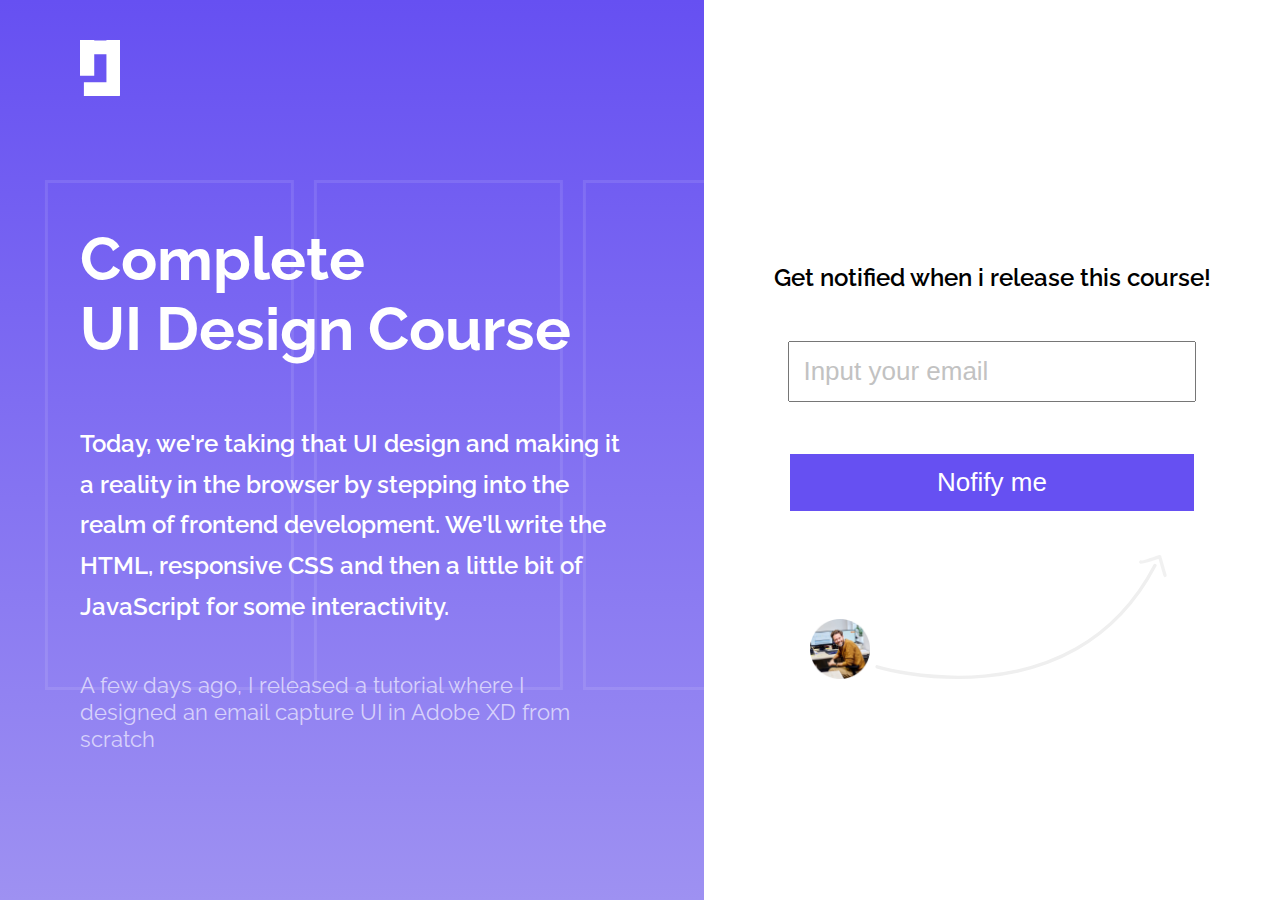
<file: form UI/index.html>
<!DOCTYPE html>
<html lang="vi">
  <head>
    <meta charset="utf-8">
    <meta http-equiv="X-UA-Compatible" content="IE=edge">
    <meta name="viewport" content="width=device-width, initial-scale=1, maximum-scale=1, user-scalable=no">
    <title>document</title>
    <link rel="stylesheet" href="css/style.css">
    
    
    
    
  </head>
  <body>
    <div class="pro-container">
      <div class="proto"></div>
      <div class="proto"></div>
      <div class="proto"></div>
      <div class="proto"></div>


    </div>
    

   
    <div class="container">
      <div class="inner">
        <div class="left">
         
          <div class="logo">
            <img src="images/Union 1.svg" alt="logo union">
          </div>
          <div class="content">
            <h1><span>Complete</span> UI Design Course</h1>
            <p class="description">Today, we're taking that UI design and making it a reality in the browser by stepping into the realm of frontend development. We'll write the HTML, responsive CSS and then a little bit of JavaScript for some interactivity.</p>
            <p class="secondText">A few days ago, I released a tutorial where I designed an email capture UI in Adobe XD from scratch </p>
            
          </div>
        </div>
        <div class="right">
          <p>Get notified when i release this course!</p>
          <input type="text" name="email" id="email" placeholder="Input your email">
          <button>Nofify me</button>
          <div class="attention">
          <img src="images/hero_sergiusz.png" alt="imges of man" class="me">
          <img src="images/Group 2.svg" alt="images arrow" class="arrow">
          </div>
        </div>
      </div>
    </div>
  <!--   <div class="text">
    <div class="bbb">Lorem ipsum dolor sit amet, consectetur adipiscing elit. Nunc malesuada </div>
<div class="aaa"></div>
    </div>
      <div class="text">
    <div class="bbb">Lorem ipsum dolor sit amet, consectetur Lorem ipsum dolor sit amet, consectetur adipiscing elit. Nunc malesuada Lorem ipsum dolor sit amet, consectetur adipiscing elit. Nunc malesuada adipiscing elit. Nunc malesuada </div>
<div class="aaa"></div> -->
    </div>

    <script>
      let left=document.querySelector('.left');
      let content=document.querySelector('.content');
      let protos= document.querySelectorAll('.proto');


left.addEventListener("mousemove", (event)=> {
   let move=(event.clientX * 0.05) + 4;
  let move2=(event.clientX * 0.003);
   content.style.transform= 'translateX(-'+move2+'%)';
   protos.forEach((proto)=>{
    proto.style.transform= 'translateX('+move+'%)';
   })
  
});





    </script>
  </body>

  </html>
</file>
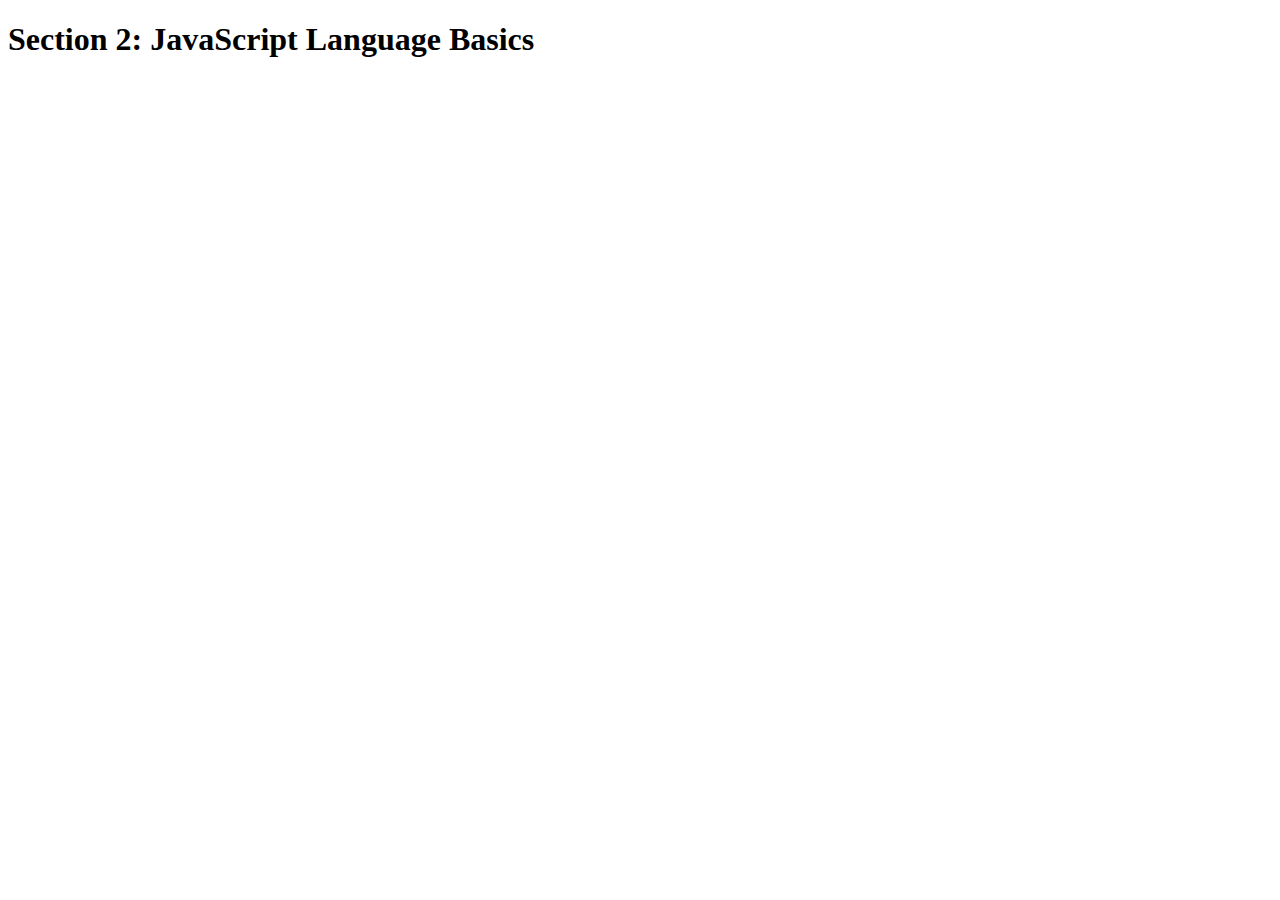
<file: 2-JS-basics/final/index.html>
<!DOCTYPE html>
<html lang="en">
    <head>
        <meta charset="UTF-8">
        <title>Section 2: JavaScript Language Basics</title>
    </head>

    <body>
        <h1>Section 2: JavaScript Language Basics</h1>
    </body>
    
    <script src="script.js"></script>
</html>
</file>
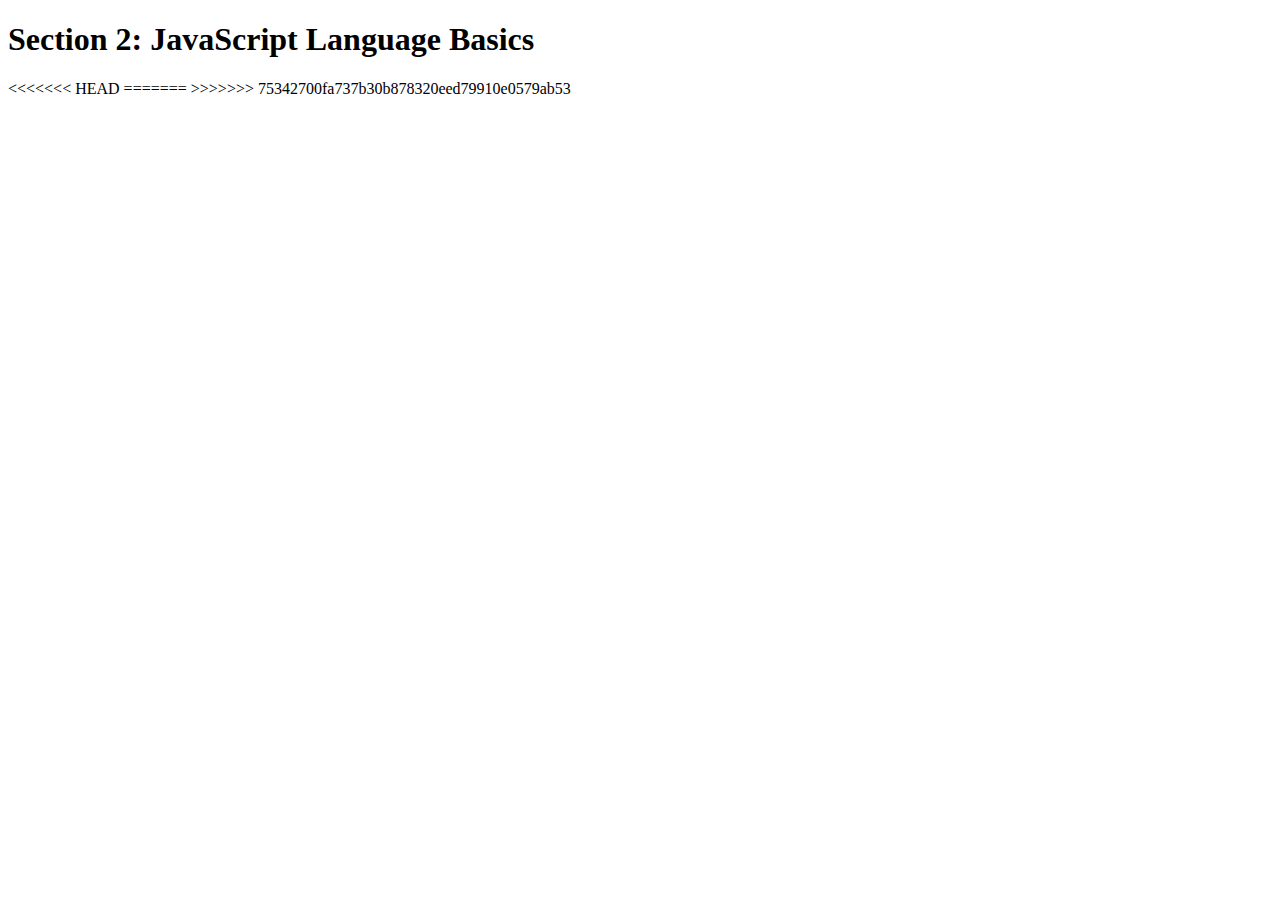
<file: 2-JS-basics/starter/index.html>
<!DOCTYPE html>
<html lang="en">
    <head>
        <meta charset="UTF-8">
        <title>Section 2: JavaScript Language Basics</title>
    </head>

    <body>
        <h1>Section 2: JavaScript Language Basics</h1>
    </body>
<<<<<<< HEAD

    <script src="javacript.js"></script>
=======
    <script src="script.js"></script>
>>>>>>> 75342700fa737b30b878320eed79910e0579ab53
</html>
</file>
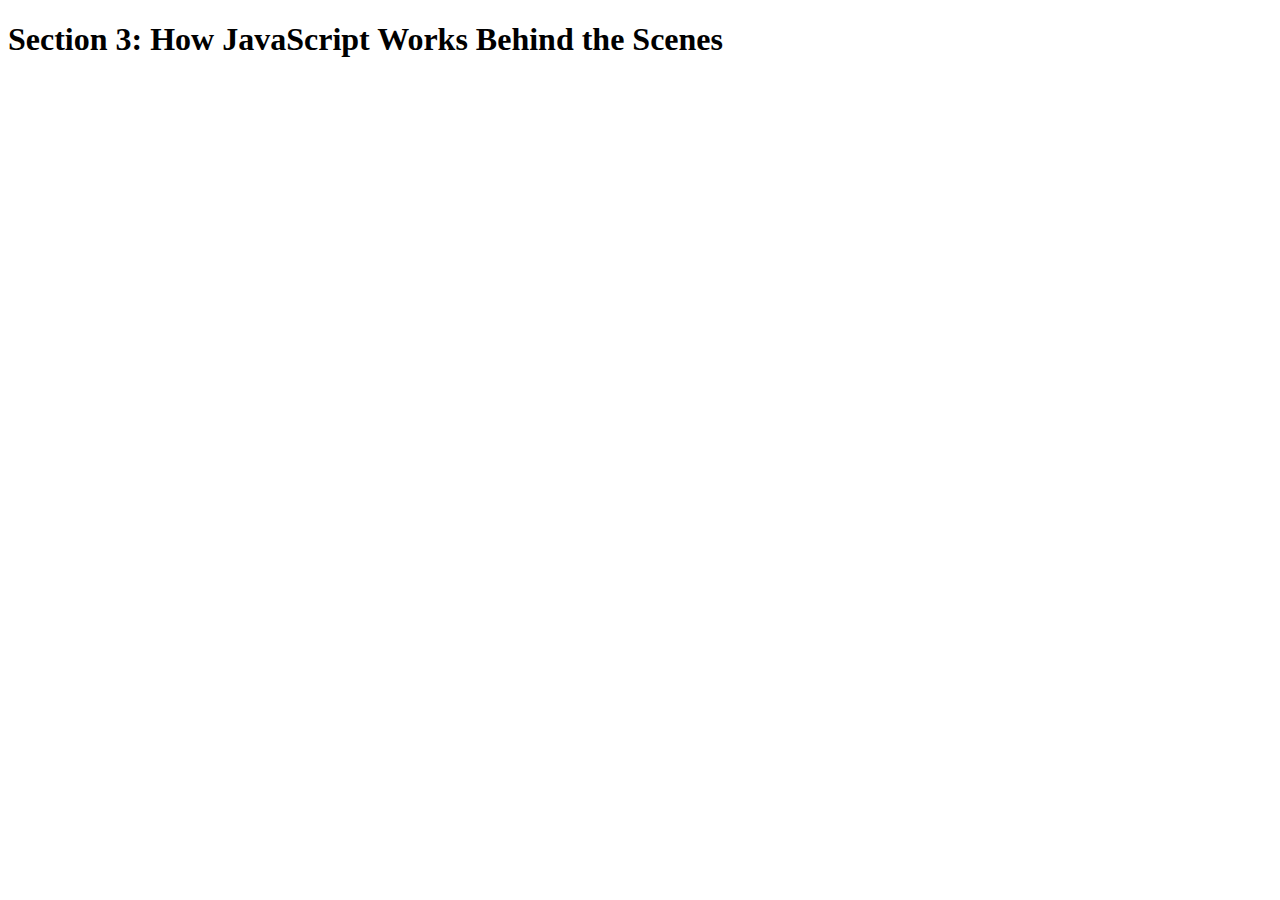
<file: 3-how-JS-works/final/index.html>
<!DOCTYPE html>
<html lang="en">
    <head>
        <meta charset="UTF-8">
        <title>Section 3: How JavaScript Works Behind the Scenes</title>
    </head>

    <body>
        <h1>Section 3: How JavaScript Works Behind the Scenes</h1>
        <script src="script.js"></script>
    </body>
</html>
</file>
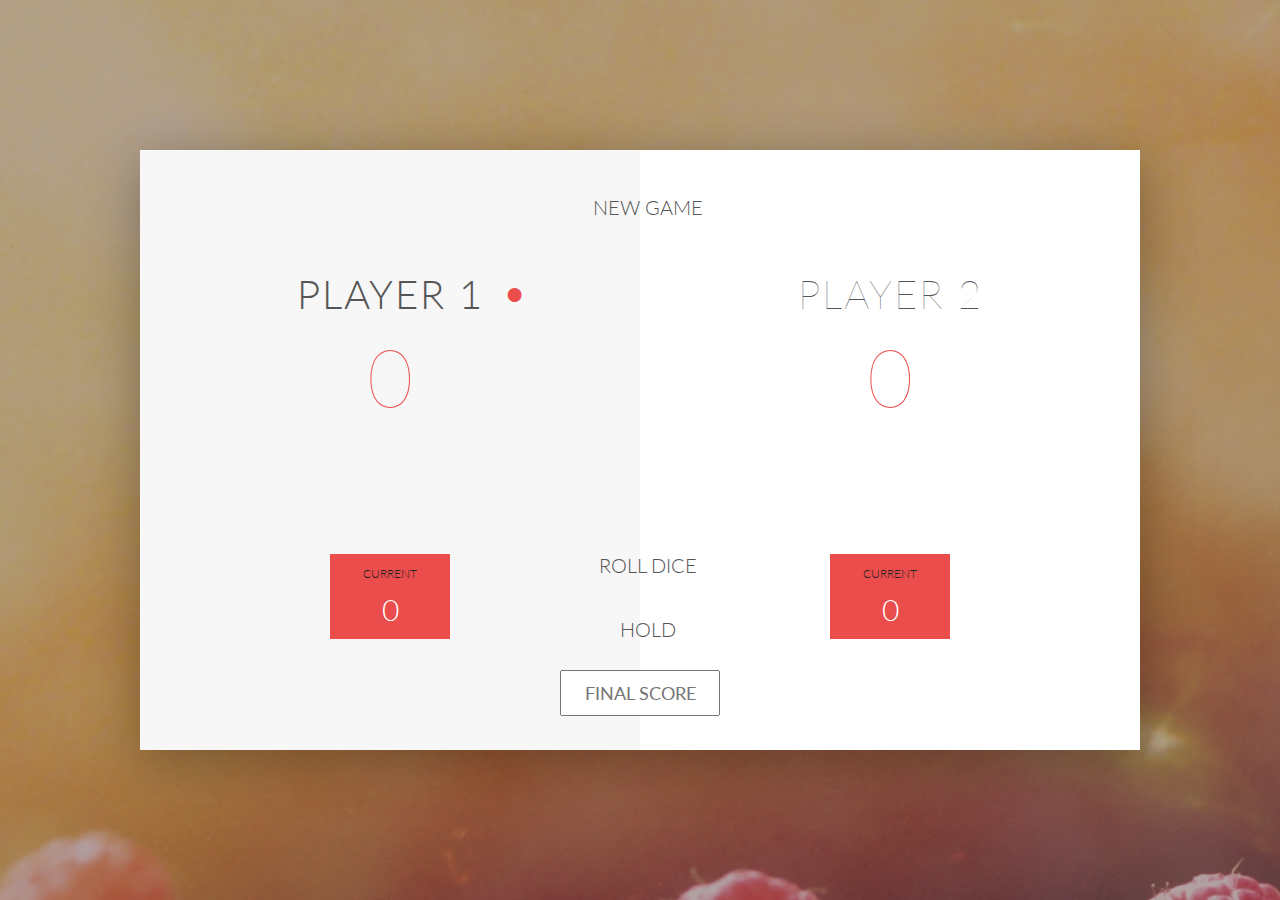
<file: 4-DOM-pig-game/final/index.html>
<!DOCTYPE html>
<html lang="en">
    <head>
        <meta charset="UTF-8">
        <link href="https://fonts.googleapis.com/css?family=Lato:100,300,600" rel="stylesheet" type="text/css">
        <link href="http://code.ionicframework.com/ionicons/2.0.1/css/ionicons.min.css" rel="stylesheet" type="text/css">
        <link type="text/css" rel="stylesheet" href="style.css">
        
        <title>Pig Game</title>
    </head>

    <body>
        <div class="wrapper clearfix">
            <div class="player-0-panel active">
                <div class="player-name" id="name-0">Player 1</div>
                <div class="player-score" id="score-0">43</div>
                <div class="player-current-box">
                    <div class="player-current-label">Current</div>
                    <div class="player-current-score" id="current-0">11</div>
                </div>
            </div>
            
            <div class="player-1-panel">
                <div class="player-name" id="name-1">Player 2</div>
                <div class="player-score" id="score-1">72</div>
                <div class="player-current-box">
                    <div class="player-current-label">Current</div>
                    <div class="player-current-score" id="current-1">0</div>
                </div>
            </div>
            
            <button class="btn-new"><i class="ion-ios-plus-outline"></i>New game</button>
            <button class="btn-roll"><i class="ion-ios-loop"></i>Roll dice</button>
            <button class="btn-hold"><i class="ion-ios-download-outline"></i>Hold</button>
            
            <input type="text" placeholder="Final score" class="final-score">
            
            <img src="dice-5.png" alt="Dice" class="dice" id="dice-1">
            <img src="dice-5.png" alt="Dice" class="dice" id="dice-2">
        </div>
        
        <!--<script src="app.js"></script>-->
        <script src="challenges.js"></script>
    </body>
</html>
</file>
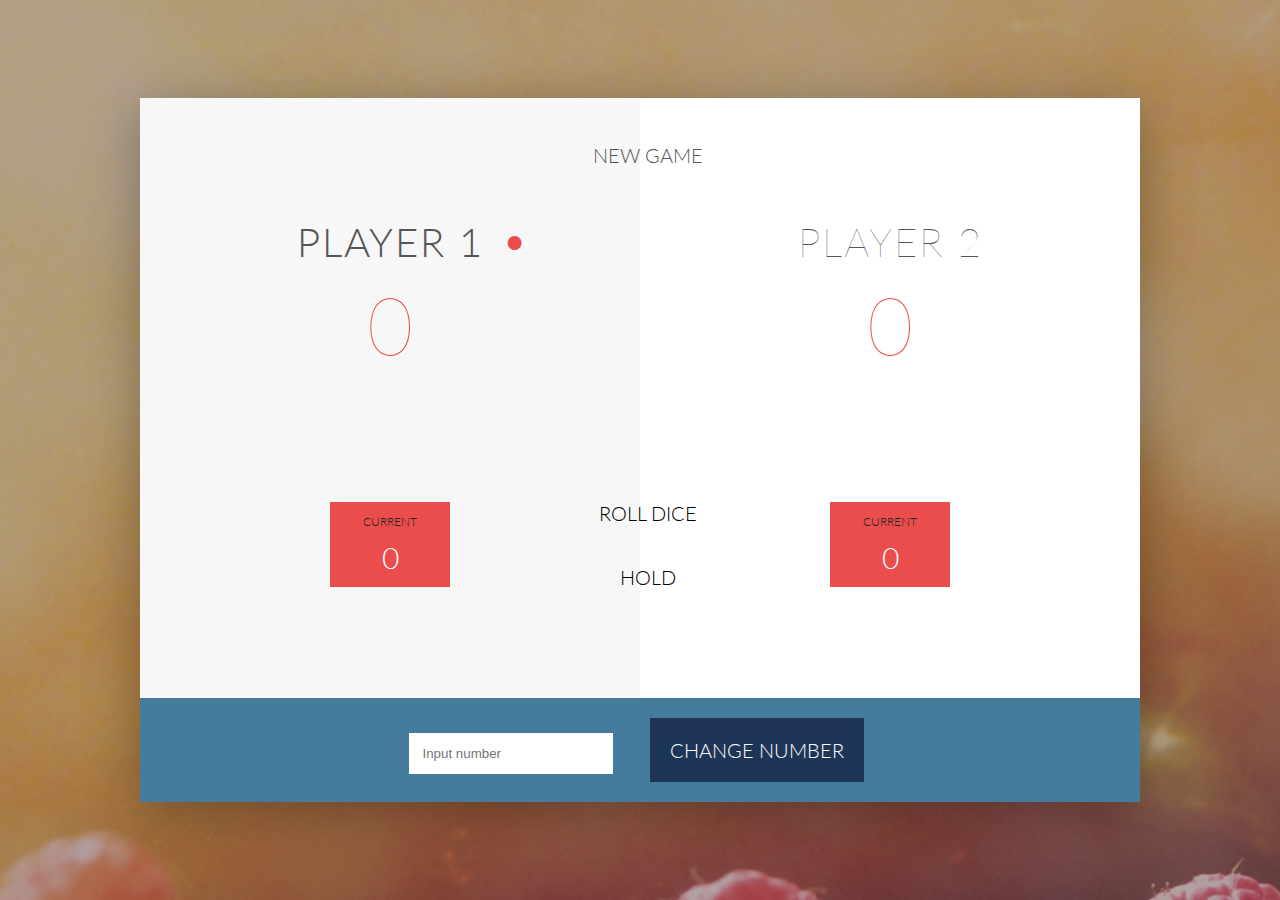
<file: 4-DOM-pig-game/starter/index.html>
<!DOCTYPE html>
<html lang="en">
    <head>
        <meta charset="UTF-8">
        <link href="https://fonts.googleapis.com/css?family=Lato:100,300,600" rel="stylesheet" type="text/css">
        <link href="http://code.ionicframework.com/ionicons/2.0.1/css/ionicons.min.css" rel="stylesheet" type="text/css">
        <link type="text/css" rel="stylesheet" href="style.css">
        
        <title>Pig Game</title>
    </head>

    <body>
        <div class="wrapper clearfix">
            <div class="player-0-panel active">
                <div class="player-name" id="name-0">Player 1</div>
                <div class="player-score" id="score-0">43</div>
                <div class="player-current-box">
                    <div class="player-current-label">Current</div>
                    <div class="player-current-score" id="current-0"></div>
                </div>
            </div>
            
            <div class="player-1-panel">
                <div class="player-name" id="name-1">Player 2</div>
                <div class="player-score" id="score-1">72</div>
                <div class="player-current-box">
                    <div class="player-current-label">Current</div>
                    <div class="player-current-score" id="current-1">0</div>
                </div>
            </div>
            
            <button class="btn-new"><i class="ion-ios-plus-outline"></i>New game</button>
            <button class="btn-roll"><i class="ion-ios-loop"></i>Roll dice</button>
            <button class="btn-hold"><i class="ion-ios-download-outline"></i>Hold</button>
            
            <img src="dice-5.png" alt="Dice" class="dice dice1">
            <img src="dice-5.png" alt="Dice" class="dice dice2">
            <div class="change-numb">
            <input type="text" name="number" id="number" placeholder="Input number">
            <button class="btn-change">Change number</button>
            </div>
        </div>
        
        <script src="app.js"></script>
    </body>
</html>
</file>
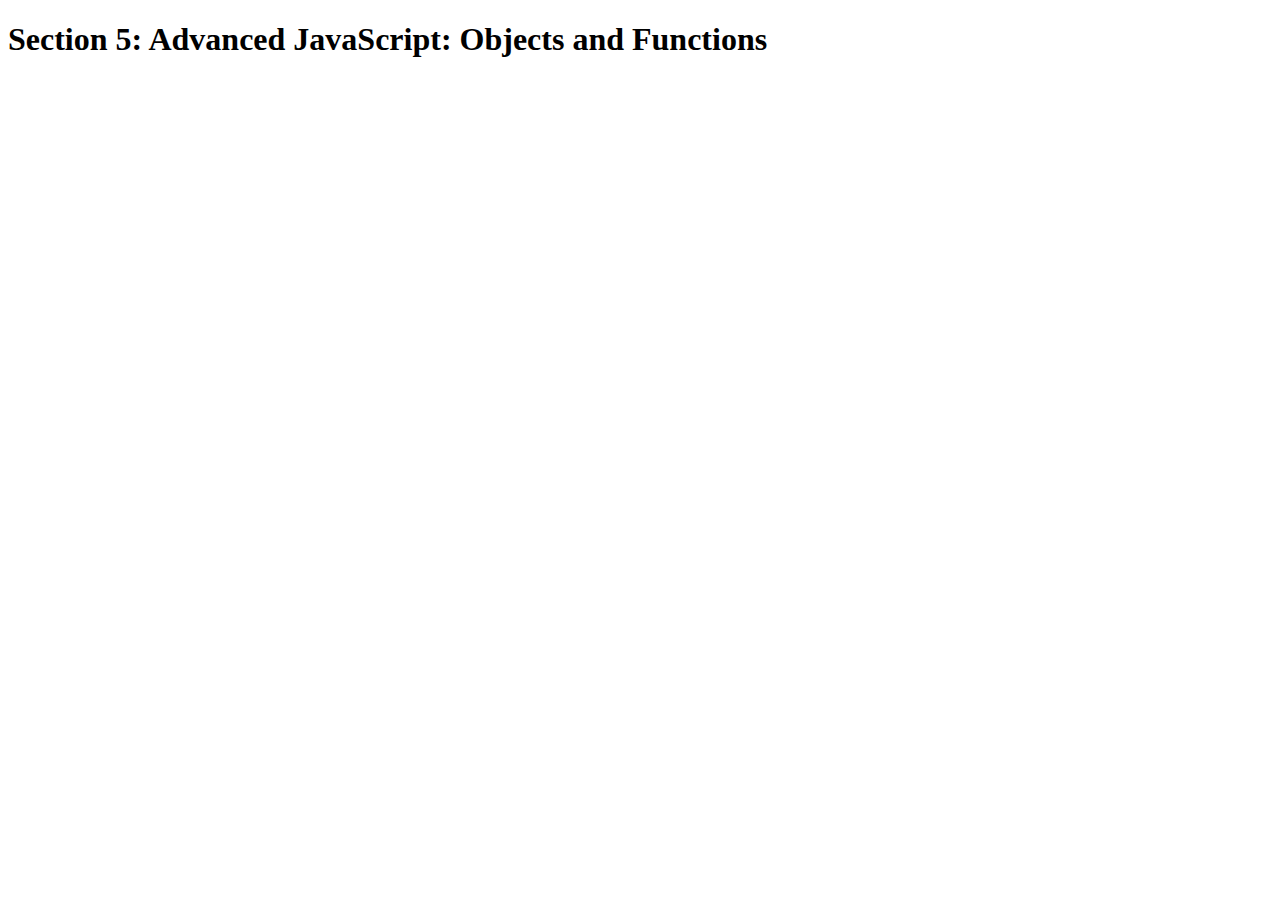
<file: 5-advanced-JS/final/index.html>
<!DOCTYPE html>
<html lang="en">
    <head>
        <meta charset="UTF-8">
        <title>Section 5: Advanced JavaScript: Objects and Functions</title>
    </head>

    <body>
        <h1>Section 5: Advanced JavaScript: Objects and Functions</h1>
        <script src="script.js"></script>
    </body>
</html>
</file>
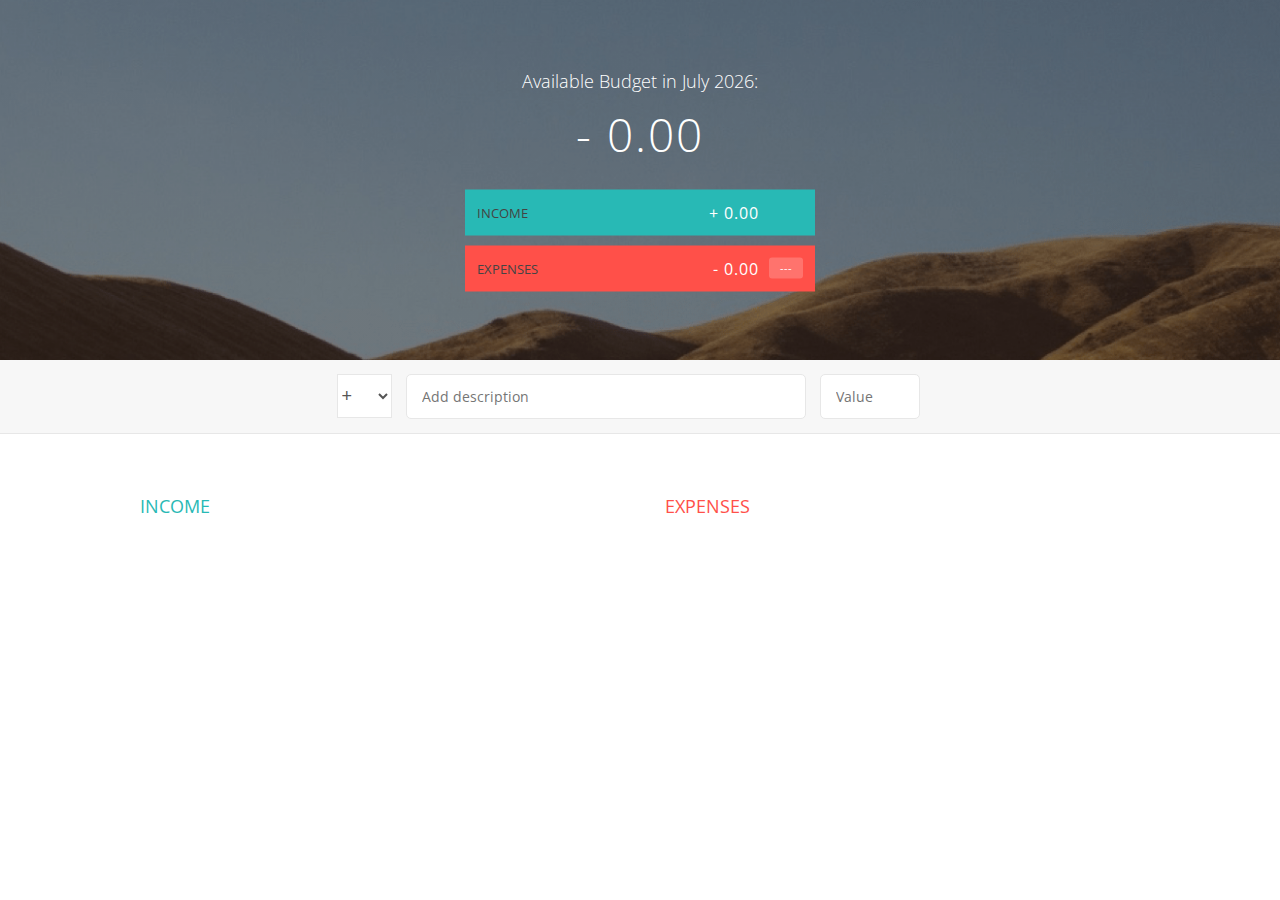
<file: 6-budgety/final/index.html>
<!DOCTYPE html>
<html lang="en">
    <head>
        <meta charset="UTF-8">
        <link href="https://fonts.googleapis.com/css?family=Open+Sans:100,300,400,600" rel="stylesheet" type="text/css">
        <link href="http://code.ionicframework.com/ionicons/2.0.1/css/ionicons.min.css" rel="stylesheet" type="text/css">
        <link type="text/css" rel="stylesheet" href="style.css">
        <title>Budgety</title>
    </head>
    <body>
        
        <div class="top">
            <div class="budget">
                <div class="budget__title">
                    Available Budget in <span class="budget__title--month">%Month%</span>:
                </div>
                
                <div class="budget__value">+ 2,345.64</div>
                
                <div class="budget__income clearfix">
                    <div class="budget__income--text">Income</div>
                    <div class="right">
                        <div class="budget__income--value">+ 4,300.00</div>
                        <div class="budget__income--percentage">&nbsp;</div>
                    </div>
                </div>
                
                <div class="budget__expenses clearfix">
                    <div class="budget__expenses--text">Expenses</div>
                    <div class="right clearfix">
                        <div class="budget__expenses--value">- 1,954.36</div>
                        <div class="budget__expenses--percentage">45%</div>
                    </div>
                </div>
            </div>
        </div>
        
        
        
        <div class="bottom">
            <div class="add">
                <div class="add__container">
                    <select class="add__type">
                        <option value="inc" selected>+</option>
                        <option value="exp">-</option>
                    </select>
                    <input type="text" class="add__description" placeholder="Add description">
                    <input type="number" class="add__value" placeholder="Value">
                    <button class="add__btn"><i class="ion-ios-checkmark-outline"></i></button>
                </div>
            </div>
            
            <div class="container clearfix">
                <div class="income">
                    <h2 class="icome__title">Income</h2>
                    
                    <div class="income__list">
                       
                        <!--
                        <div class="item clearfix" id="income-0">
                            <div class="item__description">Salary</div>
                            <div class="right clearfix">
                                <div class="item__value">+ 2,100.00</div>
                                <div class="item__delete">
                                    <button class="item__delete--btn">
                                        <i class="ion-ios-close-outline"></i>
                                    </button>
                                </div>
                            </div>
                        </div>
                        
                        <div class="item clearfix" id="income-1">
                            <div class="item__description">Sold car</div>
                            <div class="right clearfix">
                                <div class="item__value">+ 1,500.00</div>
                                <div class="item__delete">
                                    <button class="item__delete--btn"><i class="ion-ios-close-outline"></i></button>
                                </div>
                            </div>
                        </div>
                        -->
                        
                    </div>
                </div>
                
                
                
                <div class="expenses">
                    <h2 class="expenses__title">Expenses</h2>
                    
                    <div class="expenses__list">
                       
                        <!--
                        <div class="item clearfix" id="expense-0">
                            <div class="item__description">Apartment rent</div>
                            <div class="right clearfix">
                                <div class="item__value">- 900.00</div>
                                <div class="item__percentage">21%</div>
                                <div class="item__delete">
                                    <button class="item__delete--btn"><i class="ion-ios-close-outline"></i></button>
                                </div>
                            </div>
                        </div>

                        <div class="item clearfix" id="expense-1">
                            <div class="item__description">Grocery shopping</div>
                            <div class="right clearfix">
                                <div class="item__value">- 435.28</div>
                                <div class="item__percentage">10%</div>
                                <div class="item__delete">
                                    <button class="item__delete--btn"><i class="ion-ios-close-outline"></i></button>
                                </div>
                            </div>
                        </div>
                        -->
                        
                    </div>
                </div>
            </div>
            
            
        </div>
        
        <script src="app.js"></script>
    </body>
</html>
</file>
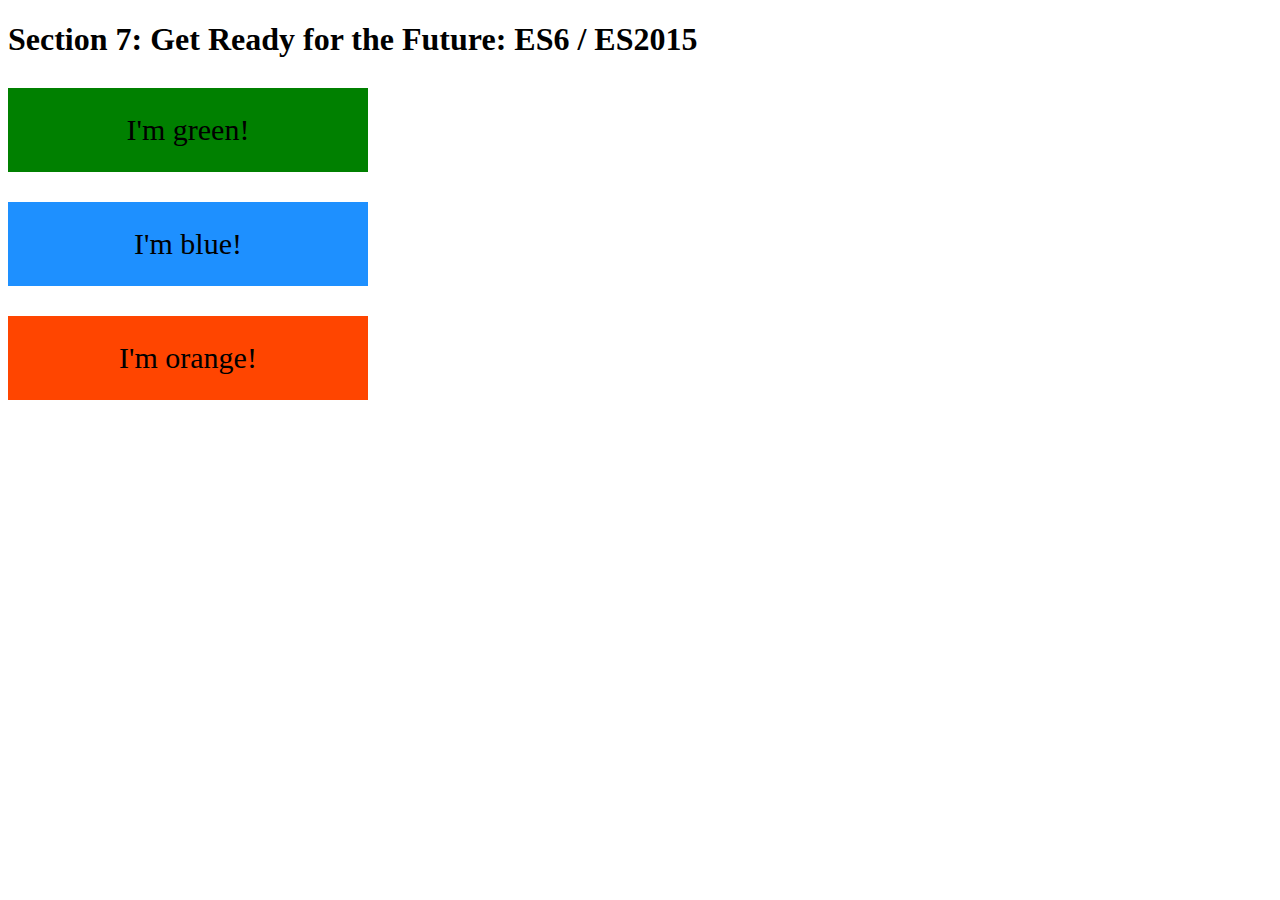
<file: 7-ES6/final/index.html>
<!DOCTYPE html>
<html lang="en">
    <head>
        <meta charset="UTF-8">
        <title>Section 7: Get Ready for the Future: ES6 / ES2015</title>
        
        <style>
            .box {
                width: 200px;
                padding: 25px 80px;
                text-align: center;
                font-size: 30px;
                margin-top: 30px;
            }
            
            .green { background-color: green; }
            .blue { background-color: dodgerblue; }
            .orange { background-color: orangered; }
            
        </style>
        
    </head>

    <body>
        <h1>Section 7: Get Ready for the Future: ES6 / ES2015</h1>
        
        <div class="box green">I'm green!</div>
        <div class="box blue">I'm blue!</div>
        <div class="box orange">I'm orange!</div>
        
        <script src="polyfill.min.js"></script>
        <script src="script-transpiled.js"></script>
    </body>
</html>
</file>
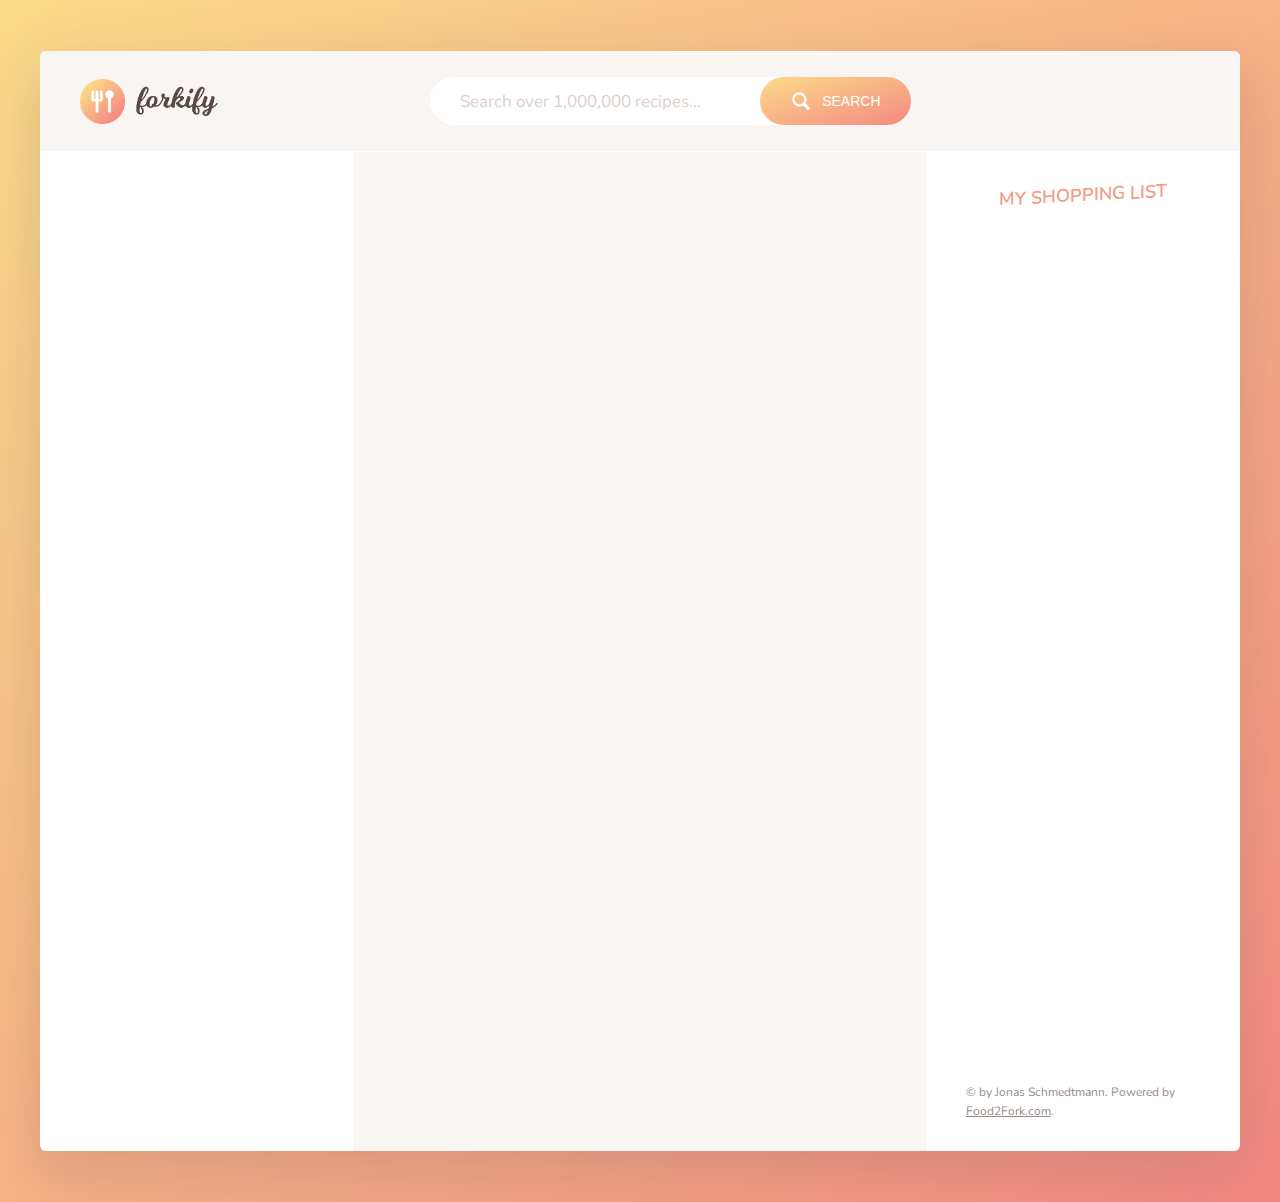
<file: 9-forkify/final/dist/index.html>
<!DOCTYPE html>
<html lang="en">

<head>
    <meta charset="UTF-8">
    <meta name="viewport" content="width=device-width, initial-scale=1.0">
    <meta http-equiv="X-UA-Compatible" content="ie=edge">
    <link href="https://fonts.googleapis.com/css?family=Nunito+Sans:400,600,700" rel="stylesheet">
    <link rel="stylesheet" href="css/style.css">
    <link rel="shortcut icon" href="img/favicon.png" type="image/x-icon">
    <title>forkify // Search over 1,000,000 recipes</title>
</head>

<body>
    <div class="container">
        <header class="header">
            <img src="img/logo.png" alt="Logo" class="header__logo">
            <form class="search">
                <input type="text" class="search__field" placeholder="Search over 1,000,000 recipes...">
                <button class="btn search__btn">
                    <svg class="search__icon">
                        <use href="img/icons.svg#icon-magnifying-glass"></use>
                    </svg>
                    <span>Search</span>
                </button>
            </form>
            <div class="likes">
                <div class="likes__field">
                    <svg class="likes__icon">
                        <use href="img/icons.svg#icon-heart"></use>
                    </svg>
                </div>
                <div class="likes__panel">
                    <ul class="likes__list">
                        <!--
                        <li>
                            <a class="likes__link" href="#23456">
                                <figure class="likes__fig">
                                    <img src="img/test-1.jpg" alt="Test">
                                </figure>
                                <div class="likes__data">
                                    <h4 class="likes__name">Pasta with Tomato ...</h4>
                                    <p class="likes__author">The Pioneer Woman</p>
                                </div>
                            </a>
                        </li>
                        -->
                    </ul>
                </div>
            </div>
        </header>


        <div class="results">
            <ul class="results__list">
                <!--
                <li>
                    <a class="results__link results__link--active" href="#23456">
                        <figure class="results__fig">
                            <img src="img/test-1.jpg" alt="Test">
                        </figure>
                        <div class="results__data">
                            <h4 class="results__name">Pasta with Tomato ...</h4>
                            <p class="results__author">The Pioneer Woman</p>
                        </div>
                    </a>
                </li>

                <li>
                    <a class="results__link" href="#76767">
                        <figure class="results__fig">
                            <img src="img/test-2.jpg" alt="Test">
                        </figure>
                        <div class="results__data">
                            <h4 class="results__name">Pasta Salad with ...</h4>
                            <p class="results__author">Spicy Perspective</p>
                        </div>
                    </a>
                </li>

                <li>
                    <a class="results__link" href="#85354">
                        <figure class="results__fig">
                            <img src="img/test-3.jpg" alt="Test">
                        </figure>
                        <div class="results__data">
                            <h4 class="results__name">Homemade Tomato ...</h4>
                            <p class="results__author">All Recipes</p>
                        </div>
                    </a>
                </li>

                <li>
                    <a class="results__link" href="#43563">
                        <figure class="results__fig">
                            <img src="img/test-4.jpg" alt="Test">
                        </figure>
                        <div class="results__data">
                            <h4 class="results__name">Pasta with Tomato ...</h4>
                            <p class="results__author">The Pioneer Woman</p>
                        </div>
                    </a>
                </li>

                <li>
                    <a class="results__link" href="#2256665">
                        <figure class="results__fig">
                            <img src="img/test-5.jpg" alt="Test">
                        </figure>
                        <div class="results__data">
                            <h4 class="results__name">Greek Pasta with ...</h4>
                            <p class="results__author">Chow</p>
                        </div>
                    </a>
                </li>

                <li>
                    <a class="results__link" href="#7567567">
                        <figure class="results__fig">
                            <img src="img/test-9.jpg" alt="Test">
                        </figure>
                        <div class="results__data">
                            <h4 class="results__name">Cherry tomato, kale ...</h4>
                            <p class="results__author">BBC Good Food</p>
                        </div>
                    </a>
                </li>

                <li>
                    <a class="results__link" href="#5676577">
                        <figure class="results__fig">
                            <img src="img/test-7.jpg" alt="Test">
                        </figure>
                        <div class="results__data">
                            <h4 class="results__name">Pasta with Fresh ...</h4>
                            <p class="results__author">Chow</p>
                        </div>
                    </a>
                </li>

                <li>
                    <a class="results__link" href="#98798">
                        <figure class="results__fig">
                            <img src="img/test-8.jpg" alt="Test">
                        </figure>
                        <div class="results__data">
                            <h4 class="results__name">Buttery Tomato Pasta ...</h4>
                            <p class="results__author">Simply Recipes</p>
                        </div>
                    </a>
                </li>
                <li>
                    <a class="results__link" href="#5464646456">
                        <figure class="results__fig">
                            <img src="img/test-10.jpg" alt="Test">
                        </figure>
                        <div class="results__data">
                            <h4 class="results__name">Pesto Pasta Salad ...</h4>
                            <p class="results__author">Eats Well With Others</p>
                        </div>
                    </a>
                </li>

                <li>
                    <a class="results__link" href="#345345435">
                        <figure class="results__fig">
                            <img src="img/test-6.jpg" alt="Test">
                        </figure>
                        <div class="results__data">
                            <h4 class="results__name">Pasta with Roasted ...</h4>
                            <p class="results__author">Two Peas and Their Pod</p>
                        </div>
                    </a>
                </li>
                -->
            </ul>

            <div class="results__pages">
                <!--
                <button class="btn-inline results__btn--prev">
                    <svg class="search__icon">
                        <use href="img/icons.svg#icon-triangle-left"></use>
                    </svg>
                    <span>Page 1</span>
                </button>
                <button class="btn-inline results__btn--next">
                    <span>Page 3</span>
                    <svg class="search__icon">
                        <use href="img/icons.svg#icon-triangle-right"></use>
                    </svg>
                </button>
                -->
            </div>
        </div>



        <div class="recipe">

            <!--
            <figure class="recipe__fig">
                <img src="img/test-1.jpg" alt="Tomato" class="recipe__img">
                <h1 class="recipe__title">
                    <span>Pasta with tomato cream sauce</span>
                </h1>
            </figure>
            <div class="recipe__details">
                <div class="recipe__info">
                    <svg class="recipe__info-icon">
                        <use href="img/icons.svg#icon-stopwatch"></use>
                    </svg>
                    <span class="recipe__info-data recipe__info-data--minutes">45</span>
                    <span class="recipe__info-text"> minutes</span>
                </div>
                <div class="recipe__info">
                    <svg class="recipe__info-icon">
                        <use href="img/icons.svg#icon-man"></use>
                    </svg>
                    <span class="recipe__info-data recipe__info-data--people">4</span>
                    <span class="recipe__info-text"> servings</span>

                    <div class="recipe__info-buttons">
                        <button class="btn-tiny">
                            <svg>
                                <use href="img/icons.svg#icon-circle-with-minus"></use>
                            </svg>
                        </button>
                        <button class="btn-tiny">
                            <svg>
                                <use href="img/icons.svg#icon-circle-with-plus"></use>
                            </svg>
                        </button>
                    </div>

                </div>
                <button class="recipe__love">
                    <svg class="header__likes">
                        <use href="img/icons.svg#icon-heart-outlined"></use>
                    </svg>
                </button>
            </div>



            <div class="recipe__ingredients">
                <ul class="recipe__ingredient-list">
                    <li class="recipe__item">
                        <svg class="recipe__icon">
                            <use href="img/icons.svg#icon-check"></use>
                        </svg>
                        <div class="recipe__count">1000</div>
                        <div class="recipe__ingredient">
                            <span class="recipe__unit">g</span>
                            pasta
                        </div>
                    </li>

                    <li class="recipe__item">
                        <svg class="recipe__icon">
                            <use href="img/icons.svg#icon-check"></use>
                        </svg>
                        <div class="recipe__count">1/2</div>
                        <div class="recipe__ingredient">
                            <span class="recipe__unit">cup</span>
                            ricotta cheese
                        </div>
                    </li>

                    <li class="recipe__item">
                        <svg class="recipe__icon">
                            <use href="img/icons.svg#icon-check"></use>
                        </svg>
                        <div class="recipe__count">1</div>
                        <div class="recipe__ingredient">
                            <span class="recipe__unit"></span>
                            can of tomatoes, whole or crushed
                        </div>
                    </li>


                    <li class="recipe__item">
                        <svg class="recipe__icon">
                            <use href="img/icons.svg#icon-check"></use>
                        </svg>
                        <div class="recipe__count">1</div>
                        <div class="recipe__ingredient">
                            <span class="recipe__unit"></span>
                            can tuna packed in olive oil
                        </div>
                    </li>

                    <li class="recipe__item">
                        <svg class="recipe__icon">
                            <use href="img/icons.svg#icon-check"></use>
                        </svg>
                        <div class="recipe__count">1/2</div>
                        <div class="recipe__ingredient">
                            <span class="recipe__unit">cup</span>
                            grated parmesan cheese
                        </div>
                    </li>

                    <li class="recipe__item">
                        <svg class="recipe__icon">
                            <use href="img/icons.svg#icon-check"></use>
                        </svg>
                        <div class="recipe__count">1/4</div>
                        <div class="recipe__ingredient">
                            <span class="recipe__unit">cup</span>
                            fresh basil, chopped or torn
                        </div>
                    </li>
                </ul>

                <button class="btn-small recipe__btn">
                    <svg class="search__icon">
                        <use href="img/icons.svg#icon-shopping-cart"></use>
                    </svg>
                    <span>Add to shopping list</span>
                </button>
            </div>

            <div class="recipe__directions">
                <h2 class="heading-2">How to cook it</h2>
                <p class="recipe__directions-text">
                    This recipe was carefully designed and tested by
                    <span class="recipe__by">The Pioneer Woman</span>. Please check out directions at their website.
                </p>
                <a class="btn-small recipe__btn" href="http://thepioneerwoman.com/cooking/pasta-with-tomato-cream-sauce/" target="_blank">
                    <span>Directions</span>
                    <svg class="search__icon">
                        <use href="img/icons.svg#icon-triangle-right"></use>
                    </svg>

                </a>
            </div>
            -->
        </div>





        <div class="shopping">
            <h2 class="heading-2">My Shopping List</h2>

            <ul class="shopping__list">

                <!--
                <li class="shopping__item">
                    <div class="shopping__count">
                        <input type="number" value="500" step="100">
                        <p>g</p>
                    </div>
                    <p class="shopping__description">Pasta</p>
                    <button class="shopping__delete btn-tiny">
                        <svg>
                            <use href="img/icons.svg#icon-circle-with-cross"></use>
                        </svg>
                    </button>
                </li>

                <li class="shopping__item">
                    <div class="shopping__count">
                        <input type="number" value="0.5" step="0.1">
                        <p>cup</p>
                    </div>
                    <p class="shopping__description">Ricotta cheese</p>
                    <button class="shopping__delete btn-tiny">
                        <svg>
                            <use href="img/icons.svg#icon-circle-with-cross"></use>
                        </svg>
                    </button>
                </li>

                <li class="shopping__item">
                    <div class="shopping__count">
                        <input type="number" value="3.5" step="0.1">
                        <p>tbsp</p>
                    </div>
                    <p class="shopping__description">Toasted almond slices</p>
                    <button class="shopping__delete btn-tiny">
                        <svg>
                            <use href="img/icons.svg#icon-circle-with-cross"></use>
                        </svg>
                    </button>
                </li>

                <li class="shopping__item">
                    <div class="shopping__count">
                        <input type="number" value="0.5" step="0.1">
                        <p>tbsp</p>
                    </div>
                    <p class="shopping__description">Sea salt</p>
                    <button class="shopping__delete btn-tiny">
                        <svg>
                            <use href="img/icons.svg#icon-circle-with-cross"></use>
                        </svg>
                    </button>
                </li>

                <li class="shopping__item">
                    <div class="shopping__count">
                        <input type="number" value="0.25" step="0.1">
                        <p>cup</p>
                    </div>

                    <p class="shopping__description">Minced green onions</p>
                    <button class="shopping__delete btn-tiny">
                        <svg>
                            <use href="img/icons.svg#icon-circle-with-cross"></use>
                        </svg>
                    </button>
                </li>

                <li class="shopping__item">
                    <div class="shopping__count">
                        <input type="number" value="45" step="10">
                        <p>g</p>
                    </div>
                    <p class="shopping__description">Sesame seeds</p>
                    <button class="shopping__delete btn-tiny">
                        <svg>
                            <use href="img/icons.svg#icon-circle-with-cross"></use>
                        </svg>
                    </button>
                </li>
                -->
            </ul>

            <div class="copyright">
                &copy; by Jonas Schmedtmann. Powered by
                <a href="http://food2fork.com" target="_blank" class="link">Food2Fork.com</a>.
            </div>

        </div>
    </div>

<script type="text/javascript" src="js/bundle.js"></script></body>

</html>
</file>
<file: form UI/css/style.css>
@import url('https://fonts.googleapis.com/css2?family=Raleway:ital,wght@0,300;0,400;0,500;0,600;0,900;1,300;1,400;1,500;1,600;1,900&display=swap');


*{
  margin: 0;
}
body{
  font-family: Raleway;
  font-size: 18px;
}
.container{
  margin:0 auto ;
  text-align: center;
}
.container h1{
  margin: 1em 0;

}
.container p{
  line-height: 1.7rem;
}
.logo{
  width: 120px;
      margin: 0 auto;
}
.left{
  color: white;
  background: transparent linear-gradient(180deg, #6650F2 0%, #9E91F2 100%) 0% 0% no-repeat padding-box;
  padding:2em 1em;
}

p.description{
  
  font-weight:600; 
      font-weight: 600;
    font-size: 1.2em;
    line-height: 1.7em;
}
p.secondText{
  color: #D7D1FB;
  margin:2em 0; 
  font-size: 1.1em;
}
.right p{
      padding: 2em 0 1em;
}

input,button{
      width: calc(100% - 3em);
      outline: none;
    padding: 0.5em;
    margin: 1em;
    font-size: 1.3em;
    
}
::placeholder {
  color: #c2c2c2;
  opacity: 1; /* Firefox */
}
button{
    width: calc(100% - 2em);
  color: white;
  background-color: #6650F2;
  border:none;
  cursor: pointer;
}
.attention{
      width: 100%;
    text-align: center;
    margin-top: 0.5em;
}
.me{
  width: 3em;
}
.arrow{
   width: 15em;
}
.text{
  display: flex;
  
      padding-bottom: 50px;

}
.bbb{flex: 0 0 50%;}
.aaa{
   background-image: url("https://znews-photo.zadn.vn/w480/Uploaded/ovhpaob/2020_07_06/Nguyen_Manh_Hung.jpeg");
  background-position: center center;
  background-size: cover;
   flex: 0 0 25%;
}
.right p {
  font-weight: 600;
    font-size: 1.2em;
}
.inner{

    margin-bottom: 2em;
}
.content{
  z-index: 1;
}
@media only screen and (min-width: 768px) {
body{
  font-size: 20px;
}
  button{
    width: 60% !important;
  }
  input{
    width: calc(60% - 1em);
  }
}

@media only screen and (min-width: 1024px) {
.container{

}
input {
    width: calc(70% - 1em);
}
 button{
    width: 70% !important;
  }
.inner{
  display: grid;
  grid-template-columns: 55% auto;
  height: 100vh;
  margin-bottom: 0;

 
  }
 .logo{
  margin-left: 3em; 
 }
  .left{
    text-align: left;
    display: grid;
    
  }
  .logo img{   width: 40px;}
 span{
    display: block;
  }
  h1{
    font-size: 3em;
  }
  .right{
  align-self: center;
  padding: 0;
 
  margin: 0 auto;
  }
  .right p{
 margin: 0 1em;
  }
  .content{
        padding: 0 3em;
  }

  .pro-container{
    clip-path: inset(0 45% 0 0);
  position: absolute;
  height: 70%;
  top:20%;
  width: 100%;
  z-index: 0;
   pointer-events: none;
}
.proto{
  border:3px solid rgb(255,255,255,.1);
  width: 19%;
  height: 80%;
  float: left;
  margin-left: 1em; 
  transform: translateX(10%);


}
}
</file>
<file: 4-DOM-pig-game/final/style.css>
/**********************************************
*** GENERAL
**********************************************/

.final-score {
    position: absolute;
    left: 50%;
    transform: translateX(-50%);
    top: 520px;
    color: #555;
    font-size: 18px;
    font-family: 'Lato';
    text-align: center;
    padding: 10px;
    width: 160px;
    text-transform: uppercase;
}

.final-score:focus { outline: none; }

#dice-1 { top: 120px; }
#dice-2 { top: 250px; }


* {
    margin: 0;
    padding: 0;
    box-sizing: border-box;
    
}

.clearfix::after {
    content: "";
    display: table;
    clear: both;
}

body {
    background-image: linear-gradient(rgba(62, 20, 20, 0.4), rgba(62, 20, 20, 0.4)), url(back.jpg);
    background-size: cover;
    background-position: center;
    font-family: Lato;
    font-weight: 300;
    position: relative;
    height: 100vh;
    color: #555;
}

.wrapper {
    width: 1000px;
    position: absolute;
    top: 50%;
    left: 50%;
    transform: translate(-50%, -50%);
    background-color: #fff;
    box-shadow: 0px 10px 50px rgba(0, 0, 0, 0.3);
    overflow: hidden;
}

.player-0-panel,
.player-1-panel {
    width: 50%;
    float: left;
    height: 600px;
    padding: 100px;
}



/**********************************************
*** PLAYERS
**********************************************/

.player-name {
    font-size: 40px;
    text-align: center;
    text-transform: uppercase;
    letter-spacing: 2px;
    font-weight: 100;
    margin-top: 20px;
    margin-bottom: 10px;
    position: relative;
}

.player-score {
    text-align: center;
    font-size: 80px;
    font-weight: 100;
    color: #EB4D4D;
    margin-bottom: 130px;
}

.active { background-color: #f7f7f7; }
.active .player-name { font-weight: 300; }

.active .player-name::after {
    content: "\2022";
    font-size: 47px;
    position: absolute;
    color: #EB4D4D;
    top: -7px;
    right: 10px;
    
}

.player-current-box {
    background-color: #EB4D4D;
    color: #fff;
    width: 40%;
    margin: 0 auto;
    padding: 12px;
    text-align: center;
}

.player-current-label {
    text-transform: uppercase;
    margin-bottom: 10px;
    font-size: 12px;
    color: #222;
}

.player-current-score {
    font-size: 30px;
}

button {
    position: absolute;
    width: 200px;
    left: 50%;
    transform: translateX(-50%);
    color: #555;
    background: none;
    border: none;
    font-family: Lato;
    font-size: 20px;
    text-transform: uppercase;
    cursor: pointer;
    font-weight: 300;
    transition: background-color 0.3s, color 0.3s;
}

button:hover { font-weight: 600; }
button:hover i { margin-right: 20px; }

button:focus {
    outline: none;
}

i {
    color: #EB4D4D;
    display: inline-block;
    margin-right: 15px;
    font-size: 32px;
    line-height: 1;
    vertical-align: text-top;
    margin-top: -4px;
    transition: margin 0.3s;
}

.btn-new { top: 45px;}
.btn-roll { top: 403px;}
.btn-hold { top: 467px;}

.dice {
    position: absolute;
    left: 50%;
    top: 178px;
    transform: translateX(-50%);
    height: 100px;
    box-shadow: 0px 10px 60px rgba(0, 0, 0, 0.10);
}

.winner { background-color: #f7f7f7; }
.winner .player-name { font-weight: 300; color: #EB4D4D; }
</file>
<file: 4-DOM-pig-game/starter/style.css>
/**********************************************
*** GENERAL
**********************************************/

* {
    margin: 0;
    padding: 0;
    box-sizing: border-box;
    
}

.clearfix::after {
    content: "";
    display: table;
    clear: both;
}

body {
    background-image: linear-gradient(rgba(62, 20, 20, 0.4), rgba(62, 20, 20, 0.4)), url(back.jpg);
    background-size: cover;
    background-position: center;
    font-family: Lato;
    font-weight: 300;
    position: relative;
    height: 100vh;
    color: #555;
}

.wrapper {
    width: 1000px;
    position: absolute;
    top: 50%;
    left: 50%;
    transform: translate(-50%, -50%);
    background-color: #fff;
    box-shadow: 0px 10px 50px rgba(0, 0, 0, 0.3);
    overflow: hidden;
}

.player-0-panel,
.player-1-panel {
    width: 50%;
    float: left;
    height: 600px;
    padding: 100px;
}



/**********************************************
*** PLAYERS
**********************************************/

.player-name {
    font-size: 40px;
    text-align: center;
    text-transform: uppercase;
    letter-spacing: 2px;
    font-weight: 100;
    margin-top: 20px;
    margin-bottom: 10px;
    position: relative;
}

.player-score {
    text-align: center;
    font-size: 80px;
    font-weight: 100;
    color: #EB4D4D;
    margin-bottom: 130px;
}

.active { background-color: #f7f7f7 !important; }
.active .player-name { font-weight: 300; }

.active .player-name::after {
    content: "\2022";
    font-size: 47px;
    position: absolute;
    color: #EB4D4D;
    top: -7px;
    right: 10px;
    
}

.player-current-box {
    background-color: #EB4D4D;
    color: #fff;
    width: 40%;
    margin: 0 auto;
    padding: 12px;
    text-align: center;
}

.player-current-label {
    text-transform: uppercase;
    margin-bottom: 10px;
    font-size: 12px;
    color: #222;
}

.player-current-score {
    font-size: 30px;
}

button {
    position: absolute;
    width: 200px;
    left: 50%;
    transform: translateX(-50%);
    color: #555;
    background: none;
    border: none;
    font-family: Lato;
    font-size: 20px;
    text-transform: uppercase;
    cursor: pointer;
    font-weight: 300;
    transition: background-color 0.3s, color 0.3s;
}

button:hover { font-weight: 600; }
button:hover i { margin-right: 20px; }

button:focus {
    outline: none;
}

i {
    color: #EB4D4D;
    display: inline-block;
    margin-right: 15px;
    font-size: 32px;
    line-height: 1;
    vertical-align: text-top;
    margin-top: -4px;
    transition: margin 0.3s;
}

.btn-new { top: 45px;}
.btn-roll { top: 403px;}
.btn-hold { top: 467px;}

.dice {
    position: absolute;
    left: 45%;
    top: 178px;
    
    height: 100px;
    box-shadow: 0px 10px 60px rgba(0, 0, 0, 0.10);
}
.dice1{
transform: translateY(-70%);
}
.dice2{
        transform: translateY(60%);
    }
.winner { background-color: #f7f7f7; }
.winner .player-name { font-weight: 300; color: #EB4D4D; }
.change-numb input,.change-numb button{
    margin: 1em;
    padding:1em;
    outline: none;
    border:none;

}
.change-numb button{
    
    position: relative;
    width: auto;
    left: auto;
    transform:unset;
    background-color: #1d3557;
    color: white;
}
.change-numb{
    display: block;
    /* margin: auto; */
    background-color: #457b9d;
    text-align: center;
}
.player-0-panel,.player-1-panel{
    background-color: white;

}
</file>
<file: 6-budgety/final/style.css>
/**********************************************
*** GENERAL
**********************************************/

* {
    margin: 0;
    padding: 0;
    box-sizing: border-box;
}

.clearfix::after {
    content: "";
    display: table;
    clear: both;
}

body {
    color: #555;
    font-family: Open Sans;
    font-size: 16px;
    position: relative;
    height: 100vh;
    font-weight: 400;
}

.right { float: right; }
.red { color: #FF5049 !important; }
.red-focus:focus { border: 1px solid #FF5049 !important; }

/**********************************************
*** TOP PART
**********************************************/

.top {
    height: 40vh;
    background-image: linear-gradient(rgba(0, 0, 0, 0.35), rgba(0, 0, 0, 0.35)), url(back.png);
    background-size: cover;
    background-position: center;
    position: relative;
}

.budget {
    position: absolute;
    width: 350px;
    top: 50%;
    left: 50%;
    transform: translate(-50%, -50%);
    color: #fff;
}

.budget__title {
    font-size: 18px;
    text-align: center;
    margin-bottom: 10px;
    font-weight: 300;
}

.budget__value {
    font-weight: 300;
    font-size: 46px;
    text-align: center;
    margin-bottom: 25px;
    letter-spacing: 2px;
}

.budget__income,
.budget__expenses {
    padding: 12px;
    text-transform: uppercase;
}

.budget__income {
    margin-bottom: 10px;
    background-color: #28B9B5;
}

.budget__expenses {
    background-color: #FF5049;
}

.budget__income--text,
.budget__expenses--text {
    float: left;
    font-size: 13px;
    color: #444;
    margin-top: 2px;
}

.budget__income--value,
.budget__expenses--value {
    letter-spacing: 1px;
    float: left;
}

.budget__income--percentage,
.budget__expenses--percentage {
    float: left;
    width: 34px;
    font-size: 11px;
    padding: 3px 0;
    margin-left: 10px;
}

.budget__expenses--percentage {
    background-color: rgba(255, 255, 255, 0.2);
    text-align: center;
    border-radius: 3px;
}


/**********************************************
*** BOTTOM PART
**********************************************/

/***** FORM *****/
.add {
    padding: 14px;
    border-bottom: 1px solid #e7e7e7;
    background-color: #f7f7f7;
}

.add__container {
    margin: 0 auto;
    text-align: center;
}

.add__type {
    width: 55px;
    border: 1px solid #e7e7e7;
    height: 44px;
    font-size: 18px;
    color: inherit;
    background-color: #fff;
    margin-right: 10px;
    font-weight: 300;
    transition: border 0.3s;
}

.add__description,
.add__value {
    border: 1px solid #e7e7e7;
    background-color: #fff;
    color: inherit;
    font-family: inherit;
    font-size: 14px;
    padding: 12px 15px;
    margin-right: 10px;
    border-radius: 5px;
    transition: border 0.3s;
}

.add__description { width: 400px;}
.add__value { width: 100px;}

.add__btn {
    font-size: 35px;
    background: none;
    border: none;
    color: #28B9B5;
    cursor: pointer;
    display: inline-block;
    vertical-align: middle;
    line-height: 1.1;
    margin-left: 10px;
}

.add__btn:active { transform: translateY(2px); }

.add__type:focus,
.add__description:focus,
.add__value:focus {
    outline: none;
    border: 1px solid #28B9B5;
}

.add__btn:focus { outline: none; }

/***** LISTS *****/
.container {
    width: 1000px;
    margin: 60px auto;
}

.income {
    float: left;
    width: 475px;
    margin-right: 50px;
}

.expenses {
    float: left;
    width: 475px;
}

h2 {
    text-transform: uppercase;
    font-size: 18px;
    font-weight: 400;
    margin-bottom: 15px;
}

.icome__title { color: #28B9B5; }
.expenses__title { color: #FF5049; }

.item {
    padding: 13px;
    border-bottom: 1px solid #e7e7e7;
}

.item:first-child { border-top: 1px solid #e7e7e7; }
.item:nth-child(even) { background-color: #f7f7f7; }

.item__description {
    float: left;
}

.item__value {
    float: left;
    transition: transform 0.3s;
}

.item__percentage {
    float: left;
    margin-left: 20px;
    transition: transform 0.3s;
    font-size: 11px;
    background-color: #FFDAD9;
    padding: 3px;
    border-radius: 3px;
    width: 32px;
    text-align: center;
}

.income .item__value,
.income .item__delete--btn {
    color: #28B9B5;
}

.expenses .item__value,
.expenses .item__percentage,
.expenses .item__delete--btn {
    color: #FF5049;
}


.item__delete {
    float: left;
}

.item__delete--btn {
    font-size: 22px;
    background: none;
    border: none;
    cursor: pointer;
    display: inline-block;
    vertical-align: middle;
    line-height: 1;
    display: none;
}

.item__delete--btn:focus { outline: none; }
.item__delete--btn:active { transform: translateY(2px); }

.item:hover .item__delete--btn { display: block; }
.item:hover .item__value { transform: translateX(-20px); }
.item:hover .item__percentage { transform: translateX(-20px); }


.unpaid {
    background-color: #FFDAD9 !important;
    cursor: pointer;
    color: #FF5049;

}

.unpaid .item__percentage { box-shadow: 0 2px 6px 0 rgba(0, 0, 0, 0.1); }
.unpaid:hover .item__description { font-weight: 900; }
</file>
<file: 9-forkify/final/dist/css/style.css>
* {
  margin: 0;
  padding: 0; }

*,
*::before,
*::after {
  box-sizing: inherit; }

html {
  box-sizing: border-box;
  font-size: 62.5%; }
  @media only screen and (max-width: 68.75em) {
    html {
      font-size: 50%; } }

body {
  font-family: 'Nunito Sans', sans-serif;
  font-weight: 400;
  line-height: 1.6;
  color: #655A56;
  background-image: linear-gradient(to right bottom, #FBDB89, #F48982);
  background-size: cover;
  background-repeat: no-repeat;
  min-height: calc(100vh - 2 * 4vw); }

.container {
  max-width: 120rem;
  margin: 4vw auto;
  background-color: #fff;
  border-radius: 6px;
  overflow: hidden;
  box-shadow: 0 2rem 6rem 0.5rem rgba(101, 90, 86, 0.2);
  display: grid;
  grid-template-rows: 10rem minmax(100rem, auto);
  grid-template-columns: 1.1fr 2fr 1.1fr;
  grid-template-areas: "head head head" "list recipe shopping"; }
  @media only screen and (max-width: 68.75em) {
    .container {
      width: 100%;
      margin: 0;
      border-radius: 0; } }

.btn, .btn-small, .btn-small:link, .btn-small:visited {
  background-image: linear-gradient(to right bottom, #FBDB89, #F48982);
  border-radius: 10rem;
  border: none;
  text-transform: uppercase;
  color: #fff;
  cursor: pointer;
  display: flex;
  align-items: center;
  transition: all .2s; }
  .btn:hover, .btn-small:hover {
    transform: scale(1.05); }
  .btn:focus, .btn-small:focus {
    outline: none; }
  .btn > *:first-child, .btn-small > *:first-child {
    margin-right: 1rem; }

.btn {
  padding: 1.3rem 3rem;
  font-size: 1.4rem; }
  .btn svg {
    height: 2.25rem;
    width: 2.25rem;
    fill: currentColor; }

.btn-small, .btn-small:link, .btn-small:visited {
  font-size: 1.3rem;
  padding: 1rem 1.75rem;
  text-decoration: none; }
  .btn-small svg, .btn-small:link svg, .btn-small:visited svg {
    height: 1.5rem;
    width: 1.5rem;
    fill: currentColor; }

.btn-inline {
  color: #F59A83;
  font-size: 1.2rem;
  border: none;
  background-color: #F9F5F3;
  padding: .8rem 1.2rem;
  border-radius: 10rem;
  cursor: pointer;
  display: flex;
  align-items: center;
  transition: all .2s; }
  .btn-inline svg {
    height: 1.5rem;
    width: 1.5rem;
    fill: currentColor;
    margin: 0 .2rem; }
  .btn-inline span {
    margin: 0 .4rem; }
  .btn-inline:hover {
    color: #F48982;
    background-color: #F2EFEE; }
  .btn-inline:focus {
    outline: none; }

.btn-tiny {
  height: 1.75rem;
  width: 1.75rem;
  border: none;
  background: none;
  cursor: pointer; }
  .btn-tiny svg {
    height: 100%;
    width: 100%;
    fill: #F59A83;
    transition: all .3s; }
  .btn-tiny:focus {
    outline: none; }
  .btn-tiny:hover svg {
    fill: #F48982;
    transform: translateY(-1px); }
  .btn-tiny:active svg {
    fill: #F48982;
    transform: translateY(0); }
  .btn-tiny:not(:last-child) {
    margin-right: .3rem; }

.heading-2 {
  font-size: 1.8rem;
  font-weight: 600;
  color: #F59A83;
  text-transform: uppercase;
  margin-bottom: 2.5rem;
  text-align: center;
  transform: skewY(-3deg); }

.copyright {
  color: #968B87;
  font-size: 1.2rem;
  margin-top: auto; }

.link:link,
.link:visited {
  color: #968B87; }

.loader {
  margin: 5rem auto;
  text-align: center; }
  .loader svg {
    height: 5.5rem;
    width: 5.5rem;
    fill: #F59A83;
    transform-origin: 44% 50%;
    animation: rotate 1.5s infinite linear; }

@keyframes rotate {
  0% {
    transform: rotate(0); }
  100% {
    transform: rotate(360deg); } }

.header {
  grid-area: head;
  background-color: #F9F5F3;
  display: flex;
  align-items: center;
  justify-content: space-between; }
  .header__logo {
    margin-left: 4rem;
    height: 4.5rem;
    display: block; }

.search {
  background-color: #fff;
  border-radius: 10rem;
  display: flex;
  align-items: center;
  padding-left: 3rem;
  transition: all .3s; }
  .search:focus-within {
    transform: translateY(-2px);
    box-shadow: 0 0.7rem 3rem rgba(101, 90, 86, 0.08); }
  .search__field {
    border: none;
    background: none;
    font-family: inherit;
    color: inherit;
    font-size: 1.7rem;
    width: 30rem; }
    .search__field:focus {
      outline: none; }
    .search__field::placeholder {
      color: #DAD0CC; }

.likes {
  position: relative;
  align-self: stretch;
  padding: 0 !important; }
  .likes__field {
    cursor: pointer;
    padding: 0 4rem;
    display: flex;
    align-items: center;
    height: 100%;
    transition: all .3s; }
    .likes__field:hover {
      background-color: #F2EFEE; }
  .likes__panel:hover,
  .likes__field:hover + .likes__panel {
    visibility: visible;
    opacity: 1; }
  .likes__icon {
    fill: #F59A83;
    height: 3.75rem;
    width: 3.75rem; }
  .likes__panel {
    position: absolute;
    right: 0;
    top: 10rem;
    z-index: 10;
    padding: 2rem 0;
    width: 34rem;
    background-color: #fff;
    box-shadow: 0 0.8rem 5rem 2rem rgba(101, 90, 86, 0.1);
    visibility: hidden;
    opacity: 0;
    transition: all .5s .2s; }

.results,
.likes {
  padding: 3rem 0; }
  .results__list,
  .likes__list {
    list-style: none; }
  .results__link:link, .results__link:visited,
  .likes__link:link,
  .likes__link:visited {
    display: flex;
    align-items: center;
    padding: 1.5rem 3rem;
    transition: all .3s;
    border-right: 1px solid #fff;
    text-decoration: none; }
  .results__link:hover,
  .likes__link:hover {
    background-color: #F9F5F3;
    transform: translateY(-2px); }
  .results__link--active,
  .likes__link--active {
    background-color: #F9F5F3; }
  .results__fig,
  .likes__fig {
    flex: 0 0 5.5rem;
    border-radius: 50%;
    overflow: hidden;
    height: 5.5rem;
    margin-right: 2rem;
    position: relative;
    backface-visibility: hidden; }
    .results__fig::before,
    .likes__fig::before {
      content: '';
      display: block;
      height: 100%;
      width: 100%;
      position: absolute;
      top: 0;
      left: 0;
      background-image: linear-gradient(to right bottom, #FBDB89, #F48982);
      opacity: .4; }
    .results__fig img,
    .likes__fig img {
      display: block;
      width: 100%;
      height: 100%;
      object-fit: cover;
      transition: all .3s; }
  .results__name,
  .likes__name {
    font-size: 1.3rem;
    color: #F59A83;
    text-transform: uppercase;
    font-weight: 600;
    margin-bottom: .3rem; }
  .results__author,
  .likes__author {
    font-size: 1.1rem;
    color: #968B87;
    text-transform: uppercase;
    font-weight: 600; }
  .results__pages,
  .likes__pages {
    margin-top: 3rem;
    padding: 0 3rem; }
    .results__pages::after,
    .likes__pages::after {
      content: "";
      display: table;
      clear: both; }
  .results__btn--prev,
  .likes__btn--prev {
    float: left;
    flex-direction: row-reverse; }
  .results__btn--next,
  .likes__btn--next {
    float: right; }

.recipe {
  background-color: #F9F5F3;
  border-top: 1px solid #fff; }
  .recipe__fig {
    height: 30rem;
    position: relative;
    transform: scale(1.04) translateY(-1px);
    transform-origin: top; }
    .recipe__fig::before {
      content: '';
      display: block;
      height: 100%;
      width: 100%;
      position: absolute;
      top: 0;
      left: 0;
      background-image: linear-gradient(to right bottom, #FBDB89, #F48982);
      opacity: .6; }
  .recipe__img {
    width: 100%;
    display: block;
    height: 100%;
    object-fit: cover; }
  .recipe__title {
    position: absolute;
    bottom: 0;
    left: 50%;
    transform: translate(-50%, 20%) skewY(-6deg);
    color: #fff;
    font-weight: 700;
    font-size: 2.75rem;
    text-transform: uppercase;
    width: 70%;
    line-height: 1.95;
    text-align: center; }
    .recipe__title span {
      -webkit-box-decoration-break: clone;
      box-decoration-break: clone;
      padding: 1.3rem 2rem;
      background-image: linear-gradient(to right bottom, #FBDB89, #F48982); }
  .recipe__details {
    display: flex;
    align-items: center;
    padding: 8rem 3rem 3rem 3rem; }
  .recipe__info {
    font-size: 1.5rem;
    text-transform: uppercase;
    display: flex;
    align-items: center; }
    .recipe__info:not(:last-child) {
      margin-right: 4rem; }
  .recipe__info-icon {
    height: 2rem;
    width: 2rem;
    fill: #F59A83;
    margin-right: 1rem; }
  .recipe__info-data {
    margin-right: .4rem;
    font-weight: 600; }
  .recipe__info-buttons {
    display: flex;
    margin-left: 1.5rem;
    visibility: hidden;
    opacity: 0;
    transform: translateY(5px);
    transition: all .4s; }
  .recipe:hover .recipe__info-buttons {
    visibility: visible;
    opacity: 1;
    transform: translateY(0); }
  .recipe__love {
    background-image: linear-gradient(to right bottom, #FBDB89, #F48982);
    border-radius: 50%;
    border: none;
    cursor: pointer;
    height: 4.5rem;
    width: 4.5rem;
    margin-left: auto;
    transition: all .2s;
    display: flex;
    align-items: center;
    justify-content: center; }
    .recipe__love:hover {
      transform: scale(1.07); }
    .recipe__love:focus {
      outline: none; }
    .recipe__love svg {
      height: 2.75rem;
      width: 2.75rem;
      fill: #fff; }
  .recipe__ingredients {
    padding: 4rem 5rem;
    font-size: 1.5rem;
    line-height: 1.4;
    background-color: #F2EFEE;
    display: flex;
    flex-direction: column;
    align-items: center; }
  .recipe__ingredient-list {
    display: grid;
    grid-template-columns: 1fr 1fr;
    grid-column-gap: 1.5rem;
    grid-row-gap: 2.5rem;
    list-style: none;
    margin-bottom: 3rem; }
  .recipe__item {
    display: flex; }
  .recipe__icon {
    height: 1.8rem;
    width: 1.8rem;
    fill: #F59A83;
    border: 1px solid #F59A83;
    border-radius: 50%;
    padding: 2px;
    margin-right: 1rem;
    flex: 0 0 auto;
    margin-top: .1rem; }
  .recipe__count {
    margin-right: .5rem;
    flex: 0 0 auto; }
  .recipe__directions {
    padding: 4rem;
    padding-bottom: 5rem;
    display: flex;
    flex-direction: column;
    align-items: center; }
  .recipe__directions-text {
    font-size: 1.5rem;
    text-align: center;
    width: 90%;
    margin-bottom: 3rem;
    color: #968B87; }
  .recipe__by {
    font-weight: 700; }

.shopping {
  padding: 3rem 4rem;
  display: flex;
  flex-direction: column; }
  .shopping__list {
    list-style: none;
    max-height: 77rem;
    overflow: scroll; }
  .shopping__item {
    display: flex;
    align-items: flex-start;
    padding: 1.3rem 0;
    border-bottom: 1px solid #F2EFEE;
    position: relative; }
  .shopping__count {
    flex: 0 0 7.5rem;
    padding: .4rem .5rem;
    border: 1px solid #F2EFEE;
    border-radius: 3px;
    margin-right: 2rem;
    cursor: pointer;
    display: flex;
    justify-content: space-between; }
    .shopping__count input {
      color: inherit;
      font-family: inherit;
      font-size: 1.2rem;
      text-align: center;
      border: none;
      width: 3.7rem;
      border-radius: 3px; }
      .shopping__count input:focus {
        outline: none;
        background-color: #F2EFEE; }
    .shopping__count p {
      font-size: 1.2rem; }
  .shopping__description {
    flex: 1;
    font-size: 1.3rem;
    margin-top: .4rem;
    margin-right: 1.5rem; }
  .shopping__delete {
    margin-top: .5rem;
    position: absolute;
    right: 0;
    background-image: linear-gradient(to right, transparent 0%, #fff 40%, #fff 100%);
    width: 3.75rem;
    padding-left: 2rem;
    visibility: hidden;
    opacity: 0;
    transition: all .5s; }
  .shopping__item:hover .shopping__delete {
    opacity: 1;
    visibility: visible; }
</file>
